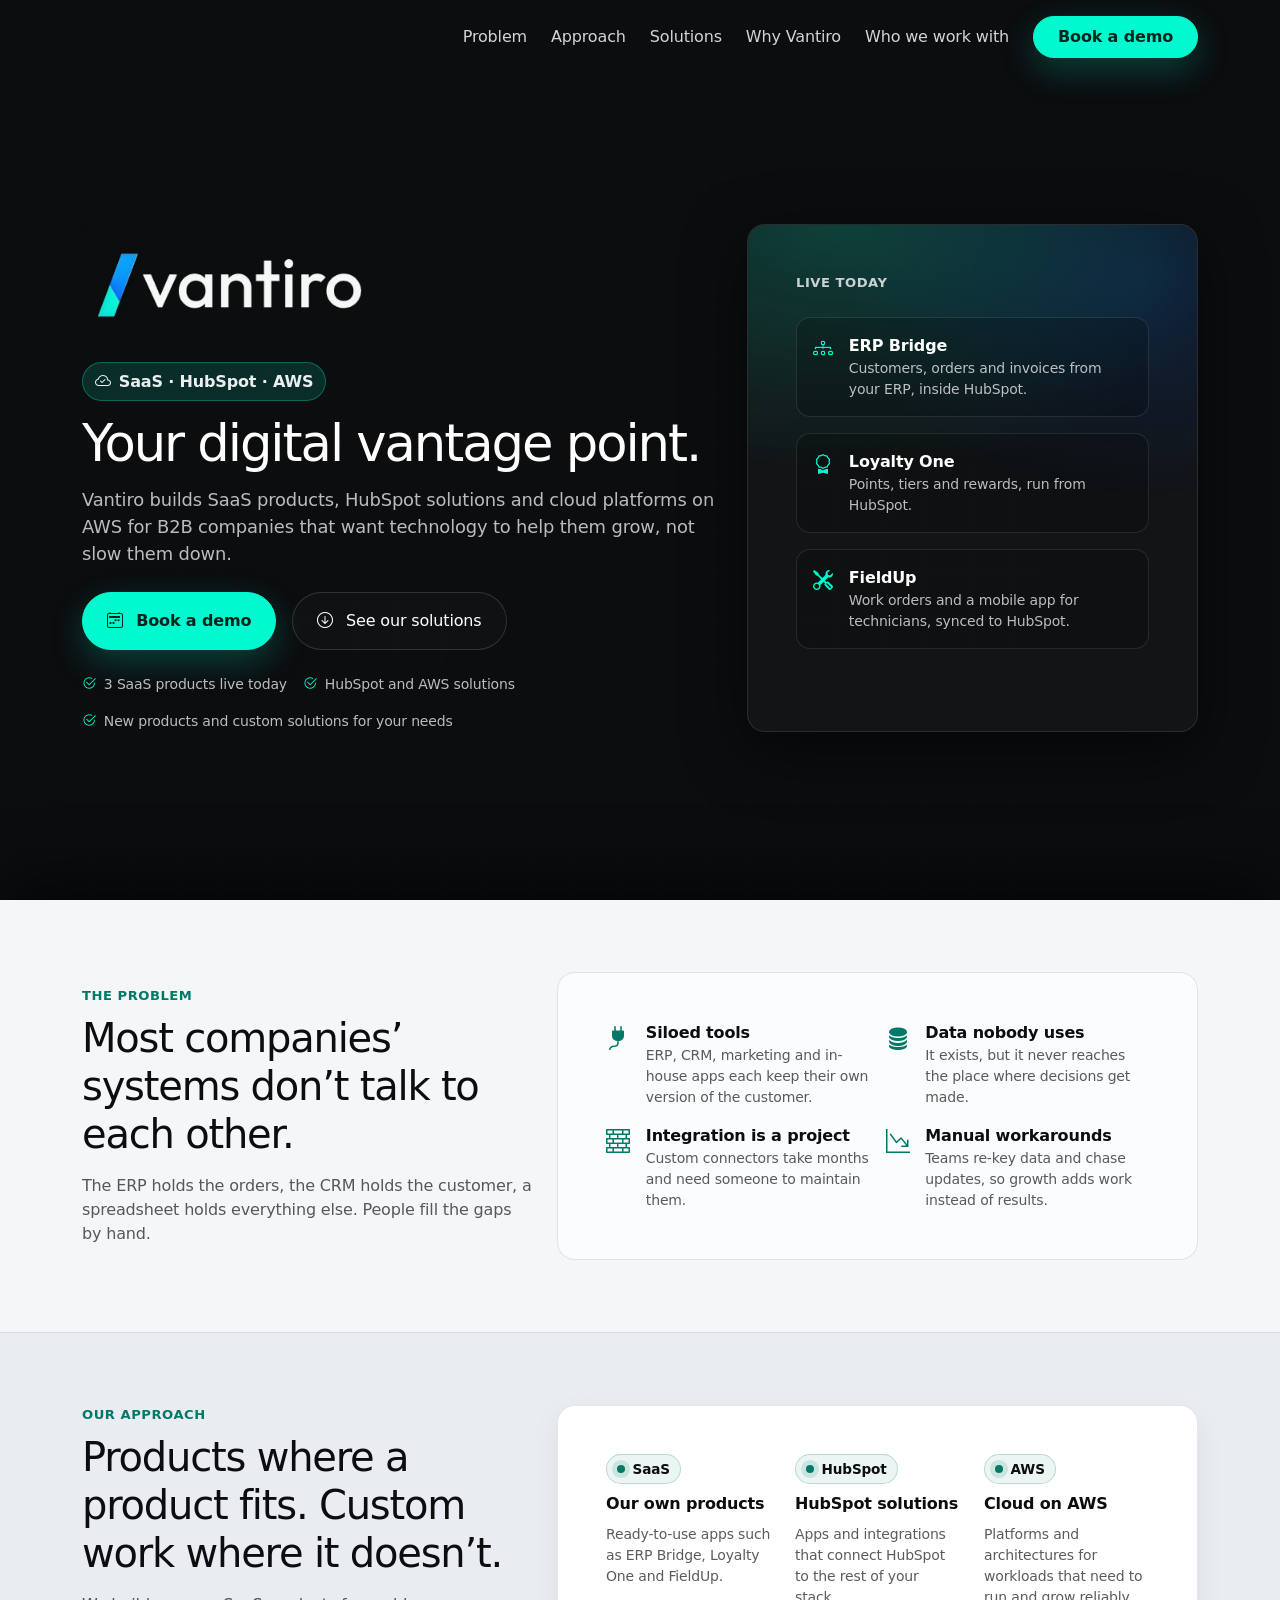
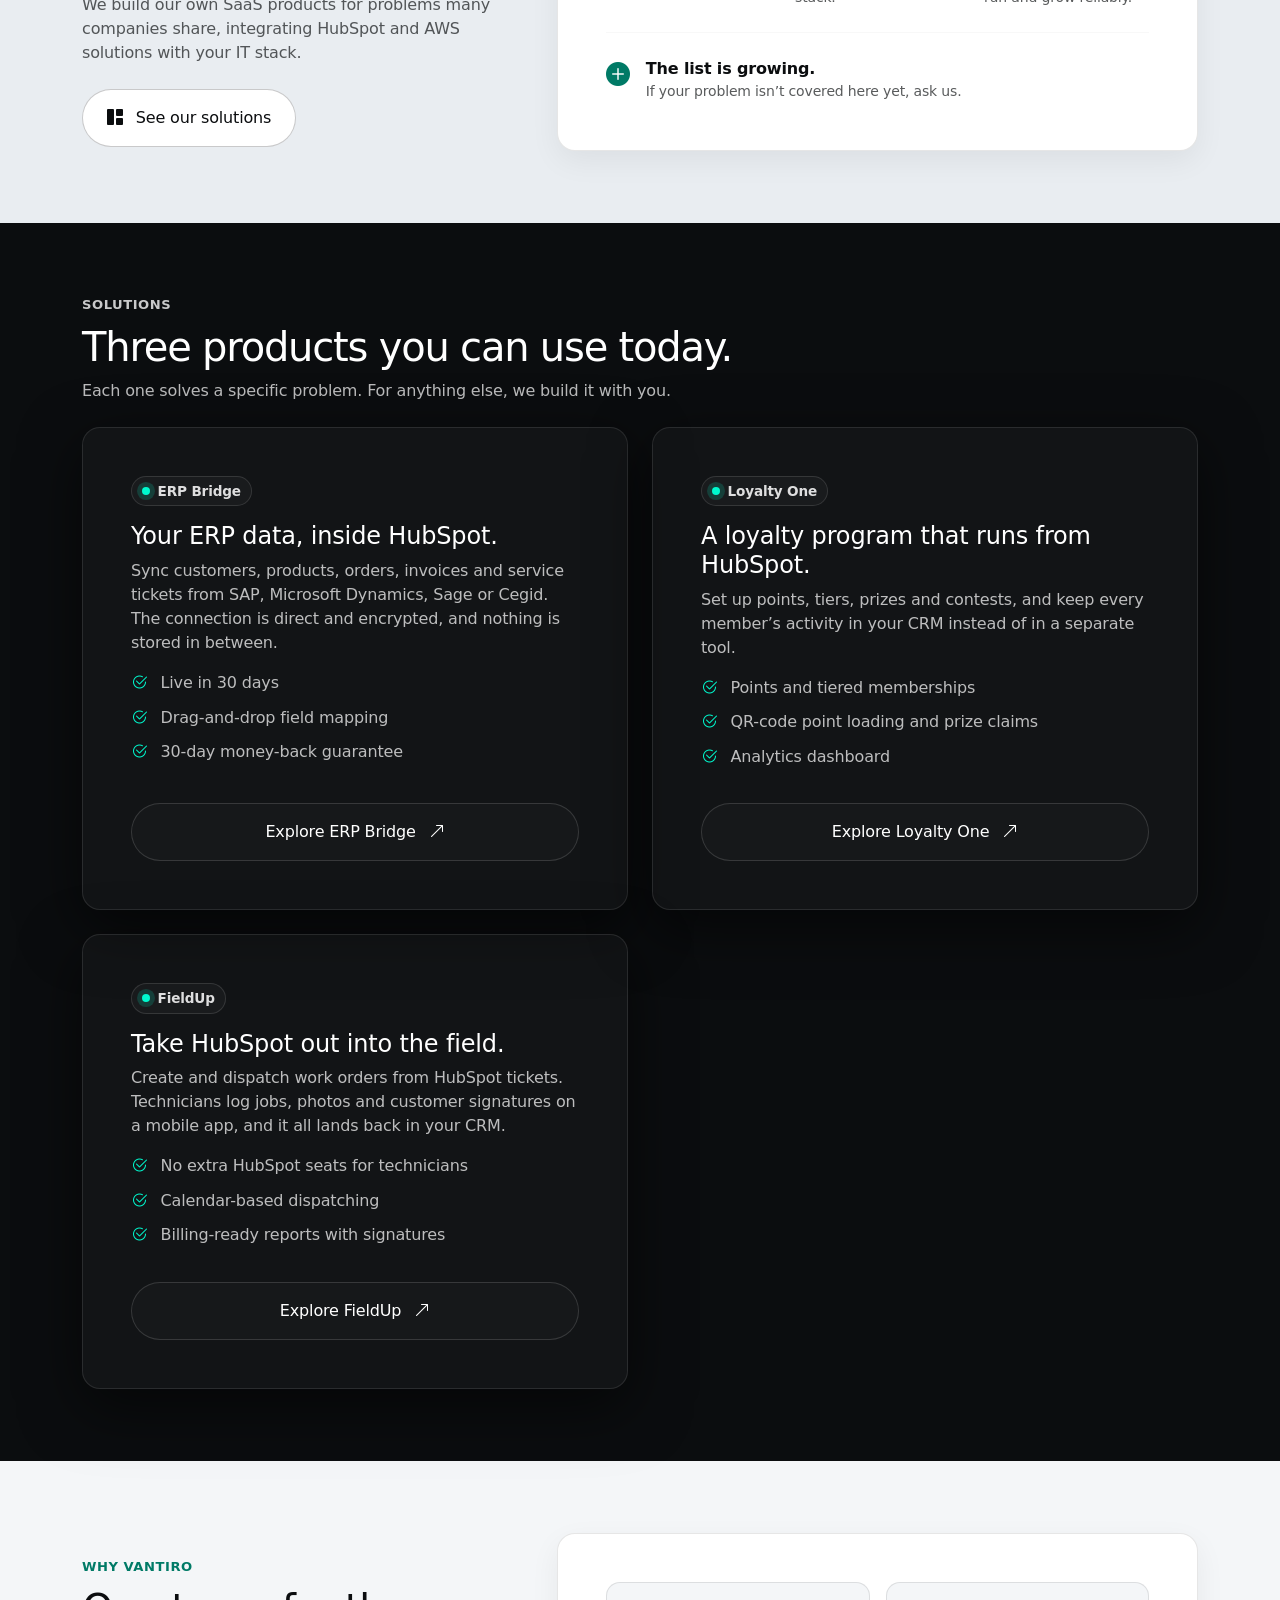
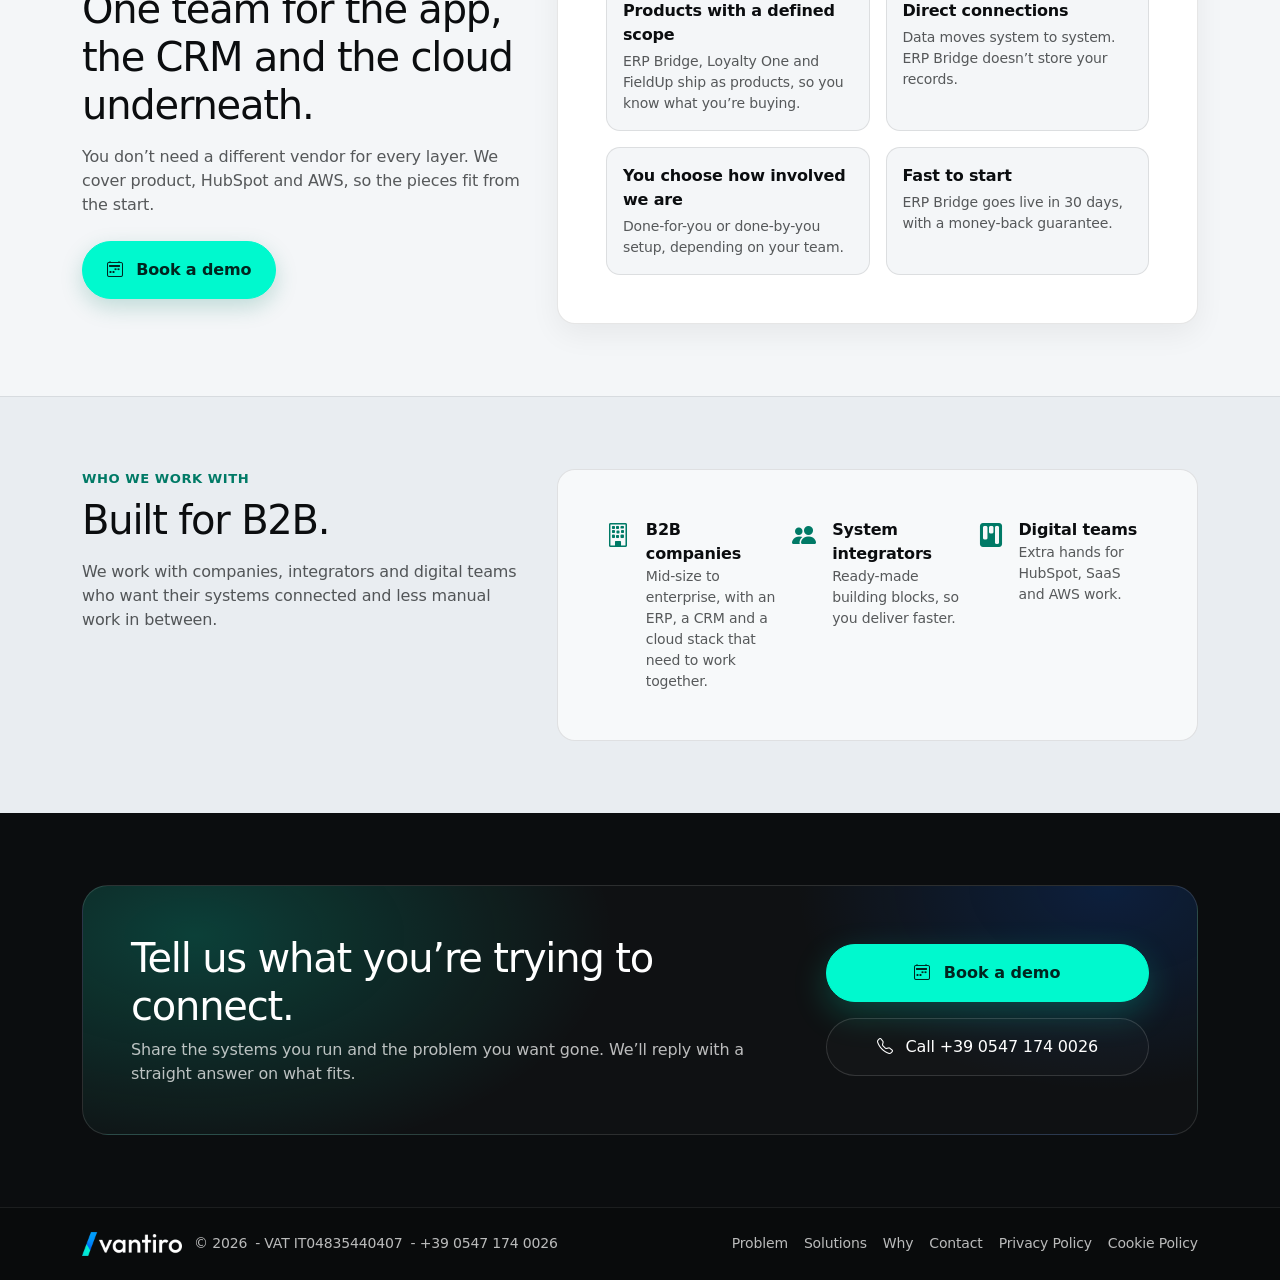
<file: index.html>
<!doctype html>
<html lang="en">
<head>
  <meta charset="utf-8" />
  <meta name="viewport" content="width=device-width, initial-scale=1" />
  <title>Vantiro — Your digital vantage point - SaaS, HubSpot and AWS solutions for B2B companies</title>
  <meta name="description" content="Vantiro builds SaaS products, HubSpot solutions and cloud platforms on AWS for B2B companies. Live today: ERP Bridge, Loyalty One and FieldUp." />

  <!-- Bootstrap 5 -->
  <link href="https://cdn.jsdelivr.net/npm/bootstrap@5.3.3/dist/css/bootstrap.min.css" rel="stylesheet" />
  <!-- Bootstrap Icons -->
  <link href="https://cdn.jsdelivr.net/npm/bootstrap-icons@1.11.3/font/bootstrap-icons.css" rel="stylesheet" />
  <!-- Brand icons -->
  <link rel="icon" type="image/png" sizes="32x32" href="/assets/img/favicon-32.png" />
  <link rel="icon" type="image/png" sizes="192x192" href="/assets/img/favicon-192.png" />
  <link rel="apple-touch-icon" href="/assets/img/apple-touch-icon.png" />

  <!-- Social card -->
  <meta property="og:type" content="website" />
  <meta property="og:site_name" content="Vantiro" />
  <meta property="og:title" content="Vantiro — SaaS, HubSpot and AWS solutions" />
  <meta property="og:description" content="SaaS products, HubSpot solutions and cloud platforms on AWS for B2B companies." />
  <meta property="og:url" content="https://www.vantiro.io/" />
  <meta property="og:image" content="https://www.vantiro.io/assets/img/vantiro-og.png" />
  <meta name="twitter:card" content="summary_large_image" />

  <link href="assets/style/common.css" rel="stylesheet" />
  <link href="assets/style/index.css" rel="stylesheet" />
  <script>document.documentElement.classList.add("js");</script>
  <!-- Google Tag Manager -->
  <script>(function(w,d,s,l,i){w[l]=w[l]||[];w[l].push({'gtm.start':
  new Date().getTime(),event:'gtm.js'});var f=d.getElementsByTagName(s)[0],
  j=d.createElement(s),dl=l!='dataLayer'?'&l='+l:'';j.async=true;j.src=
  'https://www.googletagmanager.com/gtm.js?id='+i+dl;f.parentNode.insertBefore(j,f);
  })(window,document,'script','dataLayer','GTM-N73TJ8LX');</script>
  <!-- End Google Tag Manager -->
  <noscript>
    <style>
      #topNav[data-brand-reveal] .navbar-brand{ opacity:1; visibility:visible; transform:none; }
    </style>
  </noscript>

  
</head>

<body class="bg-grid">
  <!-- Google Tag Manager (noscript) -->
<noscript><iframe src="https://www.googletagmanager.com/ns.html?id=GTM-N73TJ8LX"
height="0" width="0" style="display:none;visibility:hidden"></iframe></noscript>
<!-- End Google Tag Manager (noscript) -->
  <!-- Navbar -->
  <nav class="navbar navbar-expand-lg navbar-dark fixed-top py-3" id="topNav" data-brand-reveal>
    <div class="container">
      <a class="navbar-brand" href="#top" aria-label="Vantiro — home">
        <img class="brand-logo" src="assets/img/vantiro-logo-light.png" alt="Vantiro" width="125" height="30" />
      </a>

      <button class="navbar-toggler" type="button" data-bs-toggle="collapse" data-bs-target="#navMenu" aria-controls="navMenu" aria-expanded="false" aria-label="Toggle navigation">
        <span class="navbar-toggler-icon"></span>
      </button>

      <div class="collapse navbar-collapse" id="navMenu">
        <ul class="navbar-nav ms-auto align-items-lg-center gap-lg-2">
          <li class="nav-item"><a class="nav-link" href="#problem">Problem</a></li>
          <li class="nav-item"><a class="nav-link" href="#approach">Approach</a></li>
          <li class="nav-item"><a class="nav-link" href="#solutions">Solutions</a></li>
          <li class="nav-item"><a class="nav-link" href="#why">Why Vantiro</a></li>
          <li class="nav-item"><a class="nav-link" href="#workwith">Who we work with</a></li>
          <li class="nav-item ms-lg-2 mt-3 mt-lg-0">
            <a class="btn btn-v-primary px-4 py-2" href="#contact" data-v-contact="demo">Book a demo</a>
          </li>
        </ul>
      </div>
    </div>
  </nav>

  <!-- Hero -->
  <header id="top" class="hero">
    <div class="container">
      <div class="row g-4 align-items-stretch">
        <div class="col-lg-7">
          <img class="logo-anim" src="assets/img/vantiro-logo-animated.webp" alt="Vantiro" width="800" height="306" fetchpriority="high" />

          <div class="v-pill mb-3">
            <i class="bi bi-cloud-check"></i>
            <span>SaaS · HubSpot · AWS</span>
          </div>

          <h1 class="display-hero mb-3">
            Your digital vantage point.
            <!-- Software that makes your systems work as one. -->
          </h1>

          <p class="lead-hero mb-4">
            Vantiro builds SaaS products, HubSpot solutions and cloud platforms on AWS for B2B companies that want technology to help them grow, not slow them down.
          </p>

          <div class="d-flex flex-column flex-sm-row gap-3 align-items-stretch align-items-sm-center mb-4">
            <a href="#contact" class="btn btn-v-primary px-4 py-3" data-v-contact="demo">
              <i class="bi bi-calendar2-week me-2"></i>
              Book a demo
            </a>
            <a href="#solutions" class="btn btn-v-ghost px-4 py-3">
              <i class="bi bi-arrow-down-circle me-2"></i>
              See our solutions
            </a>
          </div>

          <div class="d-flex flex-wrap gap-3 text-muted-v small">
            <span class="d-inline-flex align-items-center gap-2"><i class="bi bi-check2-circle text-accent"></i> 3 SaaS products live today</span>
            <span class="d-inline-flex align-items-center gap-2"><i class="bi bi-check2-circle text-accent"></i> HubSpot and AWS solutions</span>
            <span class="d-inline-flex align-items-center gap-2"><i class="bi bi-check2-circle text-accent"></i> New products and custom solutions for your needs</span>
          </div>
        </div>

        <div class="col-lg-5">
          <div class="v-surface hero-card p-4 p-md-5 h-100">
            <div class="section-kicker mb-4">Live today</div>

            <div class="row g-3">
              <div class="col-12">
                <a class="stat d-block text-decoration-none" href="https://www.erpbridge.io" target="_blank" rel="noopener">
                  <div class="d-flex align-items-start gap-3">
                    <i class="bi bi-diagram-3"></i>
                    <div>
                      <div class="fw-semibold">ERP Bridge</div>
                      <div class="text-muted-v small">Customers, orders and invoices from your ERP, inside HubSpot.</div>
                    </div>
                  </div>
                </a>
              </div>

              <div class="col-12">
                <a class="stat d-block text-decoration-none" href="https://www.loyaltyone.io" target="_blank" rel="noopener">
                  <div class="d-flex align-items-start gap-3">
                    <i class="bi bi-award"></i>
                    <div>
                      <div class="fw-semibold">Loyalty One</div>
                      <div class="text-muted-v small">Points, tiers and rewards, run from HubSpot.</div>
                    </div>
                  </div>
                </a>
              </div>

              <div class="col-12">
                <a class="stat d-block text-decoration-none" href="https://fieldup.io" target="_blank" rel="noopener">
                  <div class="d-flex align-items-start gap-3">
                    <i class="bi bi-tools"></i>
                    <div>
                      <div class="fw-semibold">FieldUp</div>
                      <div class="text-muted-v small">Work orders and a mobile app for technicians, synced to HubSpot.</div>
                    </div>
                  </div>
                </a>
              </div>
            </div>

          </div>
        </div>

      </div>
    </div>
  </header>

  <div class="page-flow">
  <main>
  <!-- Problem -->
  <section id="problem" class="py-5 band-light">
    <div class="container py-2 py-md-4">
      <div class="row align-items-center g-4">
        <div class="col-lg-5">
          <div class="section-kicker mb-2">The problem</div>
          <h2 class="h1 mb-3 heading-tight">Most companies’ systems don’t talk to each other.</h2>
          <p class="text-muted-v mb-0">
            The ERP holds the orders, the CRM holds the customer, a spreadsheet holds everything else. People fill the gaps by hand.
          </p>
        </div>

        <div class="col-lg-7">
          <div class="v-surface-soft p-4 p-md-5">
            <div class="row g-3">
              <div class="col-md-6">
                <div class="d-flex gap-3">
                  <i class="bi bi-plug-fill text-accent fs-4"></i>
                  <div>
                    <div class="fw-semibold">Siloed tools</div>
                    <div class="text-muted-v small">ERP, CRM, marketing and in-house apps each keep their own version of the customer.</div>
                  </div>
                </div>
              </div>

              <div class="col-md-6">
                <div class="d-flex gap-3">
                  <i class="bi bi-database-fill text-accent fs-4"></i>
                  <div>
                    <div class="fw-semibold">Data nobody uses</div>
                    <div class="text-muted-v small">It exists, but it never reaches the place where decisions get made.</div>
                  </div>
                </div>
              </div>

              <div class="col-md-6">
                <div class="d-flex gap-3">
                  <i class="bi bi-bricks text-accent fs-4"></i>
                  <div>
                    <div class="fw-semibold">Integration is a project</div>
                    <div class="text-muted-v small">Custom connectors take months and need someone to maintain them.</div>
                  </div>
                </div>
              </div>

              <div class="col-md-6">
                <div class="d-flex gap-3">
                  <i class="bi bi-graph-down-arrow text-accent fs-4"></i>
                  <div>
                    <div class="fw-semibold">Manual workarounds</div>
                    <div class="text-muted-v small">Teams re-key data and chase updates, so growth adds work instead of results.</div>
                  </div>
                </div>
              </div>

            </div>
          </div>
        </div>

      </div>
    </div>
  </section>

  <!-- Approach -->
  <section id="approach" class="py-5 band-light band-alt">
    <div class="container py-2 py-md-4">
      <div class="row g-4 align-items-start">
        <div class="col-lg-5">
          <div class="section-kicker mb-2">Our approach</div>
          <h2 class="h1 mb-3 heading-tight">Products where a product fits. Custom work where it doesn’t.</h2>
          <p class="text-muted-v">
            We build our own SaaS products for problems many companies share, integrating HubSpot and AWS solutions with your IT stack.
          </p>
          <div class="mt-4">
            <a class="btn btn-v-ghost px-4 py-3" href="#solutions">
              <i class="bi bi-grid-1x2-fill me-2"></i>
              See our solutions
            </a>
          </div>
        </div>

        <div class="col-lg-7">
          <div class="v-surface p-4 p-md-5">
            <div class="row g-4">
              <div class="col-md-4">
                <div class="d-flex flex-column gap-2">
                  <div class="solution-badge align-self-start"><span class="dot"></span> SaaS</div>
                  <div class="fw-semibold">Our own products</div>
                  <div class="text-muted-v small">Ready-to-use apps such as ERP Bridge, Loyalty One and FieldUp.</div>
                </div>
              </div>
              <div class="col-md-4">
                <div class="d-flex flex-column gap-2">
                  <div class="solution-badge align-self-start"><span class="dot"></span> HubSpot</div>
                  <div class="fw-semibold">HubSpot solutions</div>
                  <div class="text-muted-v small">Apps and integrations that connect HubSpot to the rest of your stack.</div>
                </div>
              </div>
              <div class="col-md-4">
                <div class="d-flex flex-column gap-2">
                  <div class="solution-badge align-self-start"><span class="dot"></span> AWS</div>
                  <div class="fw-semibold">Cloud on AWS</div>
                  <div class="text-muted-v small">Platforms and architectures for workloads that need to run and grow reliably.</div>
                </div>
              </div>
            </div>

            <hr class="my-4 hr-muted" />

            <div class="d-flex align-items-start gap-3">
              <i class="bi bi-plus-circle-fill text-accent fs-4"></i>
              <div>
                <div class="fw-semibold">The list is growing.</div>
                <div class="text-muted-v small">If your problem isn’t covered here yet, ask us.</div>
              </div>
            </div>

          </div>
        </div>

      </div>
    </div>
  </section>

  <!-- Solutions -->
  <section id="solutions" class="py-5">
    <div class="container py-2 py-md-4">
      <div class="mb-4">
        <div class="section-kicker mb-2">Solutions</div>
        <h2 class="h1 mb-2 heading-tight">Three products you can use today.</h2>
        <p class="text-muted-v mb-0">Each one solves a specific problem. For anything else, we build it with you.</p>
      </div>

      <div class="row g-4">
        <div class="col-md-6">
          <div class="v-surface solution-card p-4 p-md-5 h-100 d-flex flex-column">
            <div class="solution-badge mb-3 align-self-start"><span class="dot"></span> ERP Bridge</div>
            <h3 class="h4 mb-2">Your ERP data, inside HubSpot.</h3>
            <p class="text-muted-v mb-3">
              Sync customers, products, orders, invoices and service tickets from SAP, Microsoft Dynamics, Sage or Cegid. The connection is direct and encrypted, and nothing is stored in between.
            </p>
            <ul class="list-unstyled v-list mb-4">
              <li><i class="bi bi-check2-circle"></i> Live in 30 days</li>
              <li><i class="bi bi-check2-circle"></i> Drag-and-drop field mapping</li>
              <li><i class="bi bi-check2-circle"></i> 30-day money-back guarantee</li>
            </ul>
            <a class="btn btn-v-ghost px-4 py-3 w-100 mt-auto" href="https://www.erpbridge.io" target="_blank" rel="noopener">
              Explore ERP Bridge
              <i class="bi bi-arrow-up-right ms-2"></i>
            </a>
          </div>
        </div>

        <div class="col-md-6">
          <div class="v-surface solution-card p-4 p-md-5 h-100 d-flex flex-column">
            <div class="solution-badge mb-3 align-self-start"><span class="dot"></span> Loyalty One</div>
            <h3 class="h4 mb-2">A loyalty program that runs from HubSpot.</h3>
            <p class="text-muted-v mb-3">
              Set up points, tiers, prizes and contests, and keep every member’s activity in your CRM instead of in a separate tool.
            </p>
            <ul class="list-unstyled v-list mb-4">
              <li><i class="bi bi-check2-circle"></i> Points and tiered memberships</li>
              <li><i class="bi bi-check2-circle"></i> QR-code point loading and prize claims</li>
              <li><i class="bi bi-check2-circle"></i> Analytics dashboard</li>
            </ul>
            <a class="btn btn-v-ghost px-4 py-3 w-100 mt-auto" href="https://www.loyaltyone.io" target="_blank" rel="noopener">
              Explore Loyalty One
              <i class="bi bi-arrow-up-right ms-2"></i>
            </a>
          </div>
        </div>

        <div class="col-md-6">
          <div class="v-surface solution-card p-4 p-md-5 h-100 d-flex flex-column">
            <div class="solution-badge mb-3 align-self-start"><span class="dot"></span> FieldUp</div>
            <h3 class="h4 mb-2">Take HubSpot out into the field.</h3>
            <p class="text-muted-v mb-3">
              Create and dispatch work orders from HubSpot tickets. Technicians log jobs, photos and customer signatures on a mobile app, and it all lands back in your CRM.
            </p>
            <ul class="list-unstyled v-list mb-4">
              <li><i class="bi bi-check2-circle"></i> No extra HubSpot seats for technicians</li>
              <li><i class="bi bi-check2-circle"></i> Calendar-based dispatching</li>
              <li><i class="bi bi-check2-circle"></i> Billing-ready reports with signatures</li>
            </ul>
            <a class="btn btn-v-ghost px-4 py-3 w-100 mt-auto" href="https://fieldup.io" target="_blank" rel="noopener">
              Explore FieldUp
              <i class="bi bi-arrow-up-right ms-2"></i>
            </a>
          </div>
        </div>
<!--
        <div class="col-md-6">
          <div class="v-surface solution-card p-4 p-md-5 h-100 d-flex flex-column">
            <div class="solution-badge mb-3 align-self-start"><span class="dot"></span> Custom work</div>
            <h3 class="h4 mb-2">Need something these don’t cover?</h3>
            <p class="text-muted-v mb-4">
              We also design HubSpot, SaaS and AWS solutions around a specific problem, and we’re adding new products. Tell us what you’re trying to fix.
            </p>
            <button type="button" class="btn btn-v-primary px-4 py-3 w-100 mt-auto" data-v-contact="roadmap">
              Describe your case
            </button>
          </div>
        </div>
        //-->
      </div>
    </div>
  </section>

  <!-- Why -->
  <section id="why" class="py-5 band-light">
    <div class="container py-2 py-md-4">
      <div class="row g-4 align-items-center">
        <div class="col-lg-5">
          <div class="section-kicker mb-2">Why Vantiro</div>
          <h2 class="h1 mb-3 heading-tight">One team for the app, the CRM and the cloud underneath.</h2>
          <p class="text-muted-v mb-4">
            You don’t need a different vendor for every layer. We cover product, HubSpot and AWS, so the pieces fit from the start.
          </p>
          <a class="btn btn-v-primary px-4 py-3" href="#contact" data-v-contact="demo">
            <i class="bi bi-calendar2-week me-2"></i>
            Book a demo
          </a>
        </div>

        <div class="col-lg-7">
          <div class="v-surface p-4 p-md-5">
            <div class="row g-3">
              <div class="col-md-6">
                <div class="stat">
                  <div class="fw-semibold mb-1">Products with a defined scope</div>
                  <div class="text-muted-v small">ERP Bridge, Loyalty One and FieldUp ship as products, so you know what you’re buying.</div>
                </div>
              </div>
              <div class="col-md-6">
                <div class="stat">
                  <div class="fw-semibold mb-1">Direct connections</div>
                  <div class="text-muted-v small">Data moves system to system. ERP Bridge doesn’t store your records.</div>
                </div>
              </div>
              <div class="col-md-6">
                <div class="stat">
                  <div class="fw-semibold mb-1">You choose how involved we are</div>
                  <div class="text-muted-v small">Done-for-you or done-by-you setup, depending on your team.</div>
                </div>
              </div>
              <div class="col-md-6">
                <div class="stat">
                  <div class="fw-semibold mb-1">Fast to start</div>
                  <div class="text-muted-v small">ERP Bridge goes live in 30 days, with a money-back guarantee.</div>
                </div>
              </div>
            </div>
          </div>
        </div>

      </div>
    </div>
  </section>

  <!-- Who we work with -->
  <section id="workwith" class="py-5 band-light band-alt">
    <div class="container py-2 py-md-4">
      <div class="row g-4 align-items-start">
        <div class="col-lg-5">
          <div class="section-kicker mb-2">Who we work with</div>
          <h2 class="h1 mb-3 heading-tight">Built for B2B.</h2>
          <p class="text-muted-v mb-0">
            We work with companies, integrators and digital teams who want their systems connected and less manual work in between.
          </p>
        </div>

        <div class="col-lg-7">
          <div class="v-surface-soft p-4 p-md-5">
            <div class="row g-3">
              <div class="col-md-4">
                <div class="d-flex gap-3">
                  <i class="bi bi-building text-accent fs-4"></i>
                  <div>
                    <div class="fw-semibold">B2B companies</div>
                    <div class="text-muted-v small">Mid-size to enterprise, with an ERP, a CRM and a cloud stack that need to work together.</div>
                  </div>
                </div>
              </div>

              <div class="col-md-4">
                <div class="d-flex gap-3">
                  <i class="bi bi-people-fill text-accent fs-4"></i>
                  <div>
                    <div class="fw-semibold">System integrators</div>
                    <div class="text-muted-v small">Ready-made building blocks, so you deliver faster.</div>
                  </div>
                </div>
              </div>

              <div class="col-md-4">
                <div class="d-flex gap-3">
                  <i class="bi bi-kanban-fill text-accent fs-4"></i>
                  <div>
                    <div class="fw-semibold">Digital teams</div>
                    <div class="text-muted-v small">Extra hands for HubSpot, SaaS and AWS work.</div>
                  </div>
                </div>
              </div>

            </div>
          </div>
        </div>

      </div>
    </div>
  </section>

  <!-- Final CTA -->
  <section id="contact" class="py-5">
    <div class="container py-2 py-md-4">
      <div class="cta-band p-4 p-md-5">
        <div class="row align-items-center g-4">
          <div class="col-lg-8">
            <h2 class="h1 mb-2 heading-tight">Tell us what you’re trying to connect.</h2>
            <p class="text-muted-v mb-0">
              Share the systems you run and the problem you want gone. We’ll reply with a straight answer on what fits.
            </p>
          </div>
          <div class="col-lg-4">
            <div class="d-grid gap-3">
              <button type="button" class="btn btn-v-primary px-4 py-3" data-v-contact="demo">
                <i class="bi bi-calendar2-week me-2"></i>
                Book a demo
              </button>
              <a class="btn btn-v-ghost px-4 py-3" href="tel:+3905471740026">
                <i class="bi bi-telephone me-2"></i>
                Call +39 0547 174 0026
              </a>
            </div>
          </div>
        </div>
      </div>
    </div>
  </section>

  </main>

  <!-- Footer -->
  <footer class="py-4">
    <div class="container">
      <div class="d-flex flex-column flex-md-row align-items-md-center justify-content-between gap-3">
        <div class="d-flex align-items-center flex-wrap gap-2">
          <img class="footer-logo me-1" src="assets/img/vantiro-logo-light.png" alt="Vantiro" width="100" height="24" />
          <span class="text-muted-v small">© <span id="year"></span></span>
          <span class="text-muted-v small"> - VAT IT04835440407</span>
          <span class="text-muted-v small"> - <a class="text-decoration-none text-muted-v" href="tel:+3905471740026">+39 0547 174 0026</a></span>
        </div>

        <div class="d-flex flex-wrap gap-3 small">
          <a class="text-decoration-none text-muted-v" href="#problem">Problem</a>
          <a class="text-decoration-none text-muted-v" href="#solutions">Solutions</a>
          <a class="text-decoration-none text-muted-v" href="#why">Why</a>
          <a class="text-decoration-none text-muted-v" href="#contact" data-v-contact="contact">Contact</a>
          <a href="/privacy-policy/" class="text-decoration-none text-muted-v" title="Privacy Policy">Privacy Policy</a>
          <a href="/privacy-policy/#cookie-policy" class="text-decoration-none text-muted-v" title="Cookie Policy">Cookie Policy</a>
        </div>
      </div>
    </div>
  </footer>
  </div>

  <script src="https://cdn.jsdelivr.net/npm/bootstrap@5.3.3/dist/js/bootstrap.bundle.min.js"></script>
  <script src="assets/js/contact-modal.js" defer></script>
  <script>
    // Navbar glass-on-scroll
    const nav = document.getElementById('topNav');
    const onScroll = () => {
      if (window.scrollY > 10) nav.classList.add('v-solid');
      else nav.classList.remove('v-solid');
    };
    onScroll();
    window.addEventListener('scroll', onScroll, { passive: true });

    // The hero stays pinned while the page slides over it, so an
    // IntersectionObserver can't tell when it is being covered. The navbar logo
    // fades in by scroll distance instead: once half of the hero is gone.
    const hero = document.getElementById('top');
    const pinned = window.matchMedia('(min-width: 992px) and (min-height: 640px)');
    const reduceMotion = window.matchMedia('(prefers-reduced-motion: reduce)');
    const LOGO_AT = 0.5; // share of the hero height that must be covered

    let ticking = false;
    const onFrame = () => {
      ticking = false;
      const y = window.scrollY;
      nav.classList.toggle('brand-visible', y > hero.offsetHeight * LOGO_AT);
      // Dim the pinned hero as the next section covers it.
      if (pinned.matches && !reduceMotion.matches) {
        const p = Math.min(Math.max(y / hero.offsetHeight, 0), 1);
        hero.style.setProperty('--hero-cover', p.toFixed(3));
      } else {
        hero.style.removeProperty('--hero-cover');
      }
    };
    window.addEventListener('scroll', () => {
      if (!ticking) { ticking = true; requestAnimationFrame(onFrame); }
    }, { passive: true });
    onFrame();

    // Scroll reveals: left column slides in from the left, right column from
    // the right, solution cards alternate. Without JS (or with reduced motion)
    // everything is simply visible.
    const mark = (el, dir, i = 0) => {
      if (!el) return;
      el.setAttribute('data-reveal', dir);
      el.style.setProperty('--reveal-delay', (i * 90) + 'ms');
    };
    document.querySelectorAll('.page-flow section').forEach(sec => {
      if (sec.id === 'solutions') {
        mark(sec.querySelector(':scope > .container > .mb-4'), 'left');
        sec.querySelectorAll(':scope > .container > .row > div').forEach((c, i) => mark(c, i % 2 ? 'right' : 'left', Math.floor(i / 2)));
        return;
      }
      const cols = sec.querySelectorAll(':scope > .container > .row > [class*="col-"]');
      if (cols.length >= 2) { mark(cols[0], 'left'); mark(cols[1], 'right', 1); return; }
      mark(sec.querySelector('.cta-band'), 'left');
    });
    const targets = document.querySelectorAll('[data-reveal]');
    if ('IntersectionObserver' in window && !reduceMotion.matches) {
      const io = new IntersectionObserver((entries) => {
        entries.forEach(e => {
          if (e.isIntersecting) { e.target.classList.add('in-view'); io.unobserve(e.target); }
        });
      }, { threshold: 0.12, rootMargin: '0px 0px -6% 0px' });
      targets.forEach(t => io.observe(t));
    } else {
      targets.forEach(t => t.classList.add('in-view'));
    }

    // Footer year
    document.getElementById('year').textContent = new Date().getFullYear();
  </script>
</body>
</html>
</file>
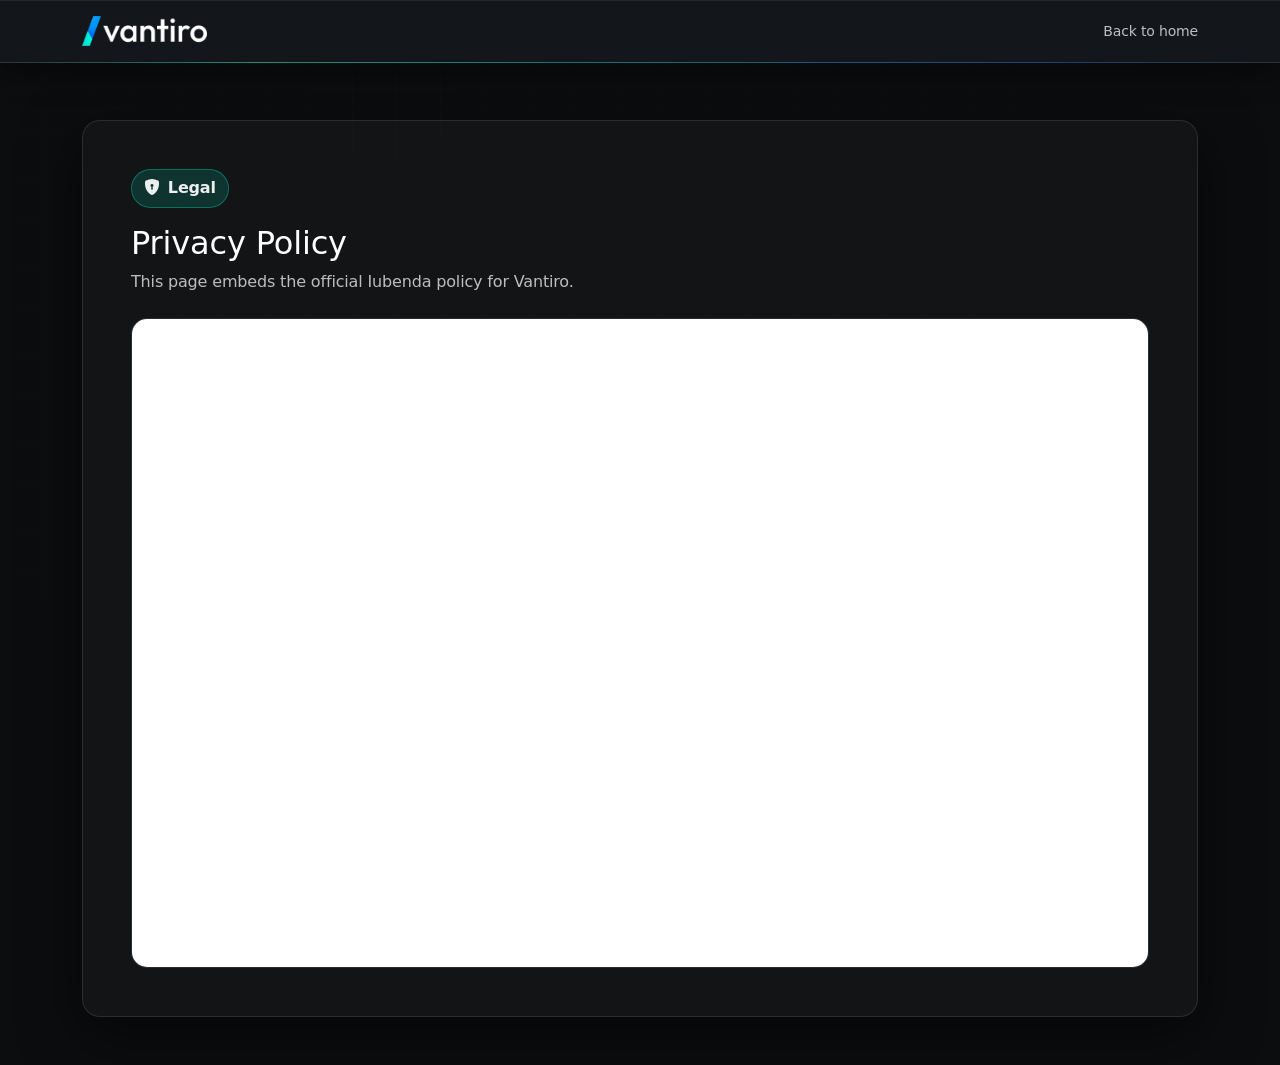
<file: privacy-policy/index.html>
<!doctype html>
<html lang="en">
<head>
  <meta charset="utf-8" />
  <meta name="viewport" content="width=device-width, initial-scale=1" />
  <title>Privacy Policy | Vantiro</title>
  <meta name="description" content="Read the Vantiro privacy and cookie policy." />

  <link href="https://cdn.jsdelivr.net/npm/bootstrap@5.3.3/dist/css/bootstrap.min.css" rel="stylesheet" />
  <link href="https://cdn.jsdelivr.net/npm/bootstrap-icons@1.11.3/font/bootstrap-icons.css" rel="stylesheet" />
  <link rel="icon" type="image/png" sizes="32x32" href="/assets/img/favicon-32.png" />
  <link rel="icon" type="image/png" sizes="192x192" href="/assets/img/favicon-192.png" />
  <link rel="apple-touch-icon" href="/assets/img/apple-touch-icon.png" />

  <link href="../assets/style/common.css" rel="stylesheet" />

  <style>
    body {
      min-height: 100vh;
    }

    .policy-shell {
      padding-top: 7.5rem;
      padding-bottom: 3rem;
    }

    .policy-card {
      overflow: hidden;
    }

    .policy-frame-wrap {
      border: 1px solid rgba(255,255,255,.08);
      border-radius: calc(var(--v-radius) - 2px);
      overflow: hidden;
      background: rgba(255,255,255,.02);
      min-height: 72vh;
    }

    .policy-frame {
      display: block;
      width: 100%;
      min-height: 72vh;
      border: 0;
      background: #fff;
    }
  </style>
  <!-- Google Tag Manager -->
  <script>(function(w,d,s,l,i){w[l]=w[l]||[];w[l].push({'gtm.start':
  new Date().getTime(),event:'gtm.js'});var f=d.getElementsByTagName(s)[0],
  j=d.createElement(s),dl=l!='dataLayer'?'&l='+l:'';j.async=true;j.src=
  'https://www.googletagmanager.com/gtm.js?id='+i+dl;f.parentNode.insertBefore(j,f);
  })(window,document,'script','dataLayer','GTM-N73TJ8LX');</script>
  <!-- End Google Tag Manager -->
</head>

<body class="bg-grid">
   <!-- Google Tag Manager (noscript) -->
<noscript><iframe src="https://www.googletagmanager.com/ns.html?id=GTM-N73TJ8LX"
height="0" width="0" style="display:none;visibility:hidden"></iframe></noscript>
<!-- End Google Tag Manager (noscript) -->
  <nav class="navbar navbar-expand-lg navbar-dark fixed-top py-3 v-solid" id="topNav">
    <div class="container">
      <a class="navbar-brand" href="/" aria-label="Vantiro — home">
        <img class="brand-logo" src="/assets/img/vantiro-logo-light.png" alt="Vantiro" width="125" height="30" />
      </a>

      <div class="ms-auto d-flex align-items-center gap-3">
        <a class="text-decoration-none text-muted-v small" href="/">Back to home</a>
      </div>
    </div>
  </nav>

  <main class="policy-shell">
    <div class="container">
      <div class="v-surface policy-card p-4 p-md-5">
        <div class="mb-4">
          <div>
            <div class="v-pill mb-3">
              <i class="bi bi-shield-lock-fill"></i>
              <span>Legal</span>
            </div>
            <h1 class="h2 mb-2">Privacy Policy</h1>
            <p class="text-muted-v mb-0">This page embeds the official Iubenda policy for Vantiro.</p>
          </div>
        </div>

        <div class="policy-frame-wrap">
          <iframe
            id="policyFrame"
            class="policy-frame"
            title="Vantiro policy"
            loading="lazy"
            referrerpolicy="strict-origin-when-cross-origin"
            src="https://www.iubenda.com/privacy-policy/97165499"
          ></iframe>
        </div>
      </div>
    </div>
  </main>

  <script>
    const privacyUrl = 'https://www.iubenda.com/privacy-policy/97165499';
    const cookieUrl = 'https://www.iubenda.com/privacy-policy/97165499/cookie-policy';
    const frame = document.getElementById('policyFrame');

    function syncPolicyView() {
      const isCookieView = window.location.hash === '#cookie-policy';
      const nextSrc = isCookieView ? cookieUrl : privacyUrl;
      const nextTitle = isCookieView ? 'Cookie Policy | Vantiro' : 'Privacy Policy | Vantiro';
      const nextHeading = isCookieView ? 'Cookie Policy' : 'Privacy Policy';

      if (frame.src !== nextSrc) {
        frame.src = nextSrc;
      }

      document.title = nextTitle;
      document.querySelector('h1').textContent = nextHeading;
    }

    syncPolicyView();
    window.addEventListener('hashchange', syncPolicyView);
  </script>
</body>
</html>
</file>
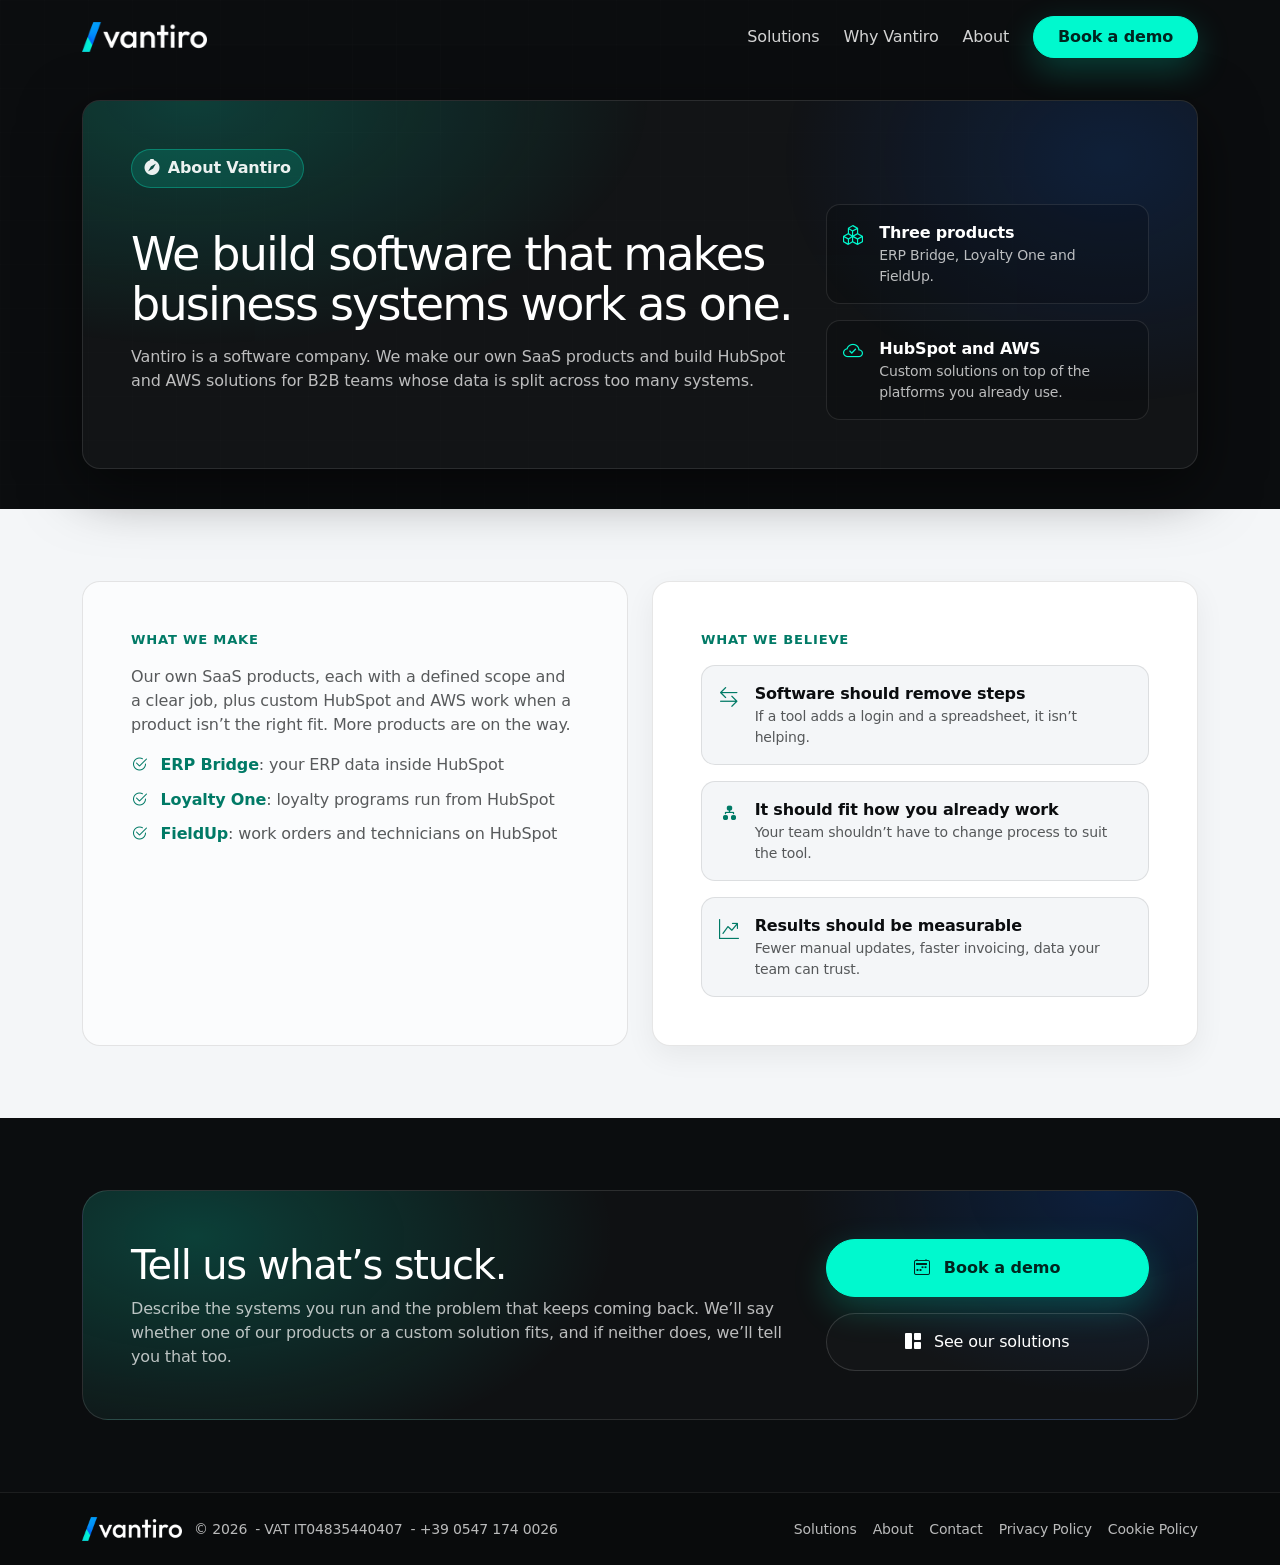
<file: about-us.html>
<!doctype html>
<html lang="en">
<head>
  <meta charset="utf-8" />
  <meta name="viewport" content="width=device-width, initial-scale=1" />
  <title>About Vantiro — SaaS, HubSpot and AWS solutions</title>
  <meta name="description" content="Vantiro builds SaaS products, HubSpot solutions and cloud platforms on AWS for B2B companies." />

  <!-- Bootstrap 5 -->
  <link href="https://cdn.jsdelivr.net/npm/bootstrap@5.3.3/dist/css/bootstrap.min.css" rel="stylesheet" />
  <!-- Bootstrap Icons -->
  <link href="https://cdn.jsdelivr.net/npm/bootstrap-icons@1.11.3/font/bootstrap-icons.css" rel="stylesheet" />
  <!-- Brand icons -->
  <link rel="icon" type="image/png" sizes="32x32" href="/assets/img/favicon-32.png" />
  <link rel="icon" type="image/png" sizes="192x192" href="/assets/img/favicon-192.png" />
  <link rel="apple-touch-icon" href="/assets/img/apple-touch-icon.png" />

  <!-- Social card -->
  <meta property="og:type" content="website" />
  <meta property="og:site_name" content="Vantiro" />
  <meta property="og:title" content="About Vantiro — SaaS, HubSpot and AWS solutions" />
  <meta property="og:description" content="Vantiro builds SaaS products, HubSpot solutions and cloud platforms on AWS for B2B companies." />
  <meta property="og:url" content="https://www.vantiro.io/about-us.html" />
  <meta property="og:image" content="https://www.vantiro.io/assets/img/vantiro-og.png" />
  <meta name="twitter:card" content="summary_large_image" />

  <link href="assets/style/common.css" rel="stylesheet" />
  <link href="assets/style/about-us.css" rel="stylesheet" />
  <!-- Google Tag Manager -->
  <script>(function(w,d,s,l,i){w[l]=w[l]||[];w[l].push({'gtm.start':
  new Date().getTime(),event:'gtm.js'});var f=d.getElementsByTagName(s)[0],
  j=d.createElement(s),dl=l!='dataLayer'?'&l='+l:'';j.async=true;j.src=
  'https://www.googletagmanager.com/gtm.js?id='+i+dl;f.parentNode.insertBefore(j,f);
  })(window,document,'script','dataLayer','GTM-N73TJ8LX');</script>
  <!-- End Google Tag Manager -->
</head>

<body class="bg-grid">
   <!-- Google Tag Manager (noscript) -->
<noscript><iframe src="https://www.googletagmanager.com/ns.html?id=GTM-N73TJ8LX"
height="0" width="0" style="display:none;visibility:hidden"></iframe></noscript>
<!-- End Google Tag Manager (noscript) -->
  <!-- Navbar -->
  <nav class="navbar navbar-expand-lg navbar-dark fixed-top py-3" id="topNav">
    <div class="container">
      <a class="navbar-brand" href="index.html" aria-label="Vantiro — home">
        <img class="brand-logo" src="assets/img/vantiro-logo-light.png" alt="Vantiro" width="125" height="30" />
      </a>

      <button class="navbar-toggler" type="button" data-bs-toggle="collapse" data-bs-target="#navMenu" aria-controls="navMenu" aria-expanded="false" aria-label="Toggle navigation">
        <span class="navbar-toggler-icon"></span>
      </button>

      <div class="collapse navbar-collapse" id="navMenu">
        <ul class="navbar-nav ms-auto align-items-lg-center gap-lg-2">
          <li class="nav-item"><a class="nav-link" href="index.html#solutions">Solutions</a></li>
          <li class="nav-item"><a class="nav-link" href="index.html#why">Why Vantiro</a></li>
          <li class="nav-item"><a class="nav-link active" aria-current="page" href="#top">About</a></li>
          <li class="nav-item ms-lg-2 mt-3 mt-lg-0">
            <a class="btn btn-v-primary px-4 py-2" href="#contact" data-v-contact="demo">Book a demo</a>
          </li>
        </ul>
      </div>
    </div>
  </nav>

  <!-- Page Hero -->
  <header id="top" class="page-hero">
    <div class="container">
      <div class="v-surface page-card p-4 p-md-5">
        <div class="v-pill mb-3">
          <i class="bi bi-compass-fill"></i>
          <span>About Vantiro</span>
        </div>

        <div class="row g-4 align-items-center">
          <div class="col-lg-8">
            <h1 class="display-hero mb-3">We build software that makes business systems work as one.</h1>
            <p class="text-muted-v mb-0 measure-70">
              Vantiro is a software company. We make our own SaaS products and build HubSpot and AWS solutions for B2B teams whose data is split across too many systems.
            </p>
          </div>

          <div class="col-lg-4">
            <div class="row g-3">
              <div class="col-12">
                <div class="tile">
                  <div class="d-flex align-items-start gap-3">
                    <i class="bi bi-boxes"></i>
                    <div>
                      <div class="fw-semibold">Three products</div>
                      <div class="text-muted-v small">ERP Bridge, Loyalty One and FieldUp.</div>
                    </div>
                  </div>
                </div>
              </div>
              <div class="col-12">
                <div class="tile">
                  <div class="d-flex align-items-start gap-3">
                    <i class="bi bi-cloud-check"></i>
                    <div>
                      <div class="fw-semibold">HubSpot and AWS</div>
                      <div class="text-muted-v small">Custom solutions on top of the platforms you already use.</div>
                    </div>
                  </div>
                </div>
              </div>
            </div>
          </div>

        </div>
      </div>
    </div>
  </header>

  <!-- What we make -->
  <section class="py-5 band-light">
    <div class="container py-2 py-md-4">
      <div class="row g-4">
        <div class="col-lg-6">
          <div class="v-surface-soft p-4 p-md-5 h-100">
            <div class="section-label mb-3">What we make</div>
            <p class="text-muted-v mb-3">
              Our own SaaS products, each with a defined scope and a clear job, plus custom HubSpot and AWS work when a product isn’t the right fit. More products are on the way.
            </p>
            <ul class="list-unstyled v-list mb-0">
              <li><i class="bi bi-check2-circle"></i> <a class="text-decoration-none text-accent fw-semibold" href="https://www.erpbridge.io" target="_blank" rel="noopener">ERP Bridge</a>: your ERP data inside HubSpot</li>
              <li><i class="bi bi-check2-circle"></i> <a class="text-decoration-none text-accent fw-semibold" href="https://www.loyaltyone.io" target="_blank" rel="noopener">Loyalty One</a>: loyalty programs run from HubSpot</li>
              <li><i class="bi bi-check2-circle"></i> <a class="text-decoration-none text-accent fw-semibold" href="https://fieldup.io" target="_blank" rel="noopener">FieldUp</a>: work orders and technicians on HubSpot</li>
            </ul>
          </div>
        </div>

        <div class="col-lg-6">
          <div class="v-surface p-4 p-md-5 h-100 section-card">
            <div class="section-label mb-3">What we believe</div>

            <div class="row g-3">
              <div class="col-12">
                <div class="tile">
                  <div class="d-flex align-items-start gap-3">
                    <i class="bi bi-arrow-left-right"></i>
                    <div>
                      <div class="fw-semibold">Software should remove steps</div>
                      <div class="text-muted-v small">If a tool adds a login and a spreadsheet, it isn’t helping.</div>
                    </div>
                  </div>
                </div>
              </div>

              <div class="col-12">
                <div class="tile">
                  <div class="d-flex align-items-start gap-3">
                    <i class="bi bi-diagram-2-fill"></i>
                    <div>
                      <div class="fw-semibold">It should fit how you already work</div>
                      <div class="text-muted-v small">Your team shouldn’t have to change process to suit the tool.</div>
                    </div>
                  </div>
                </div>
              </div>

              <div class="col-12">
                <div class="tile">
                  <div class="d-flex align-items-start gap-3">
                    <i class="bi bi-graph-up-arrow"></i>
                    <div>
                      <div class="fw-semibold">Results should be measurable</div>
                      <div class="text-muted-v small">Fewer manual updates, faster invoicing, data your team can trust.</div>
                    </div>
                  </div>
                </div>
              </div>
            </div>
          </div>
        </div>

      </div>
    </div>
  </section>

  <!-- Closing CTA -->
  <section class="py-5" id="contact">
    <div class="container py-2 py-md-4">
      <div class="cta-band p-4 p-md-5">
        <div class="row align-items-center g-4">
          <div class="col-lg-8">
            <h2 class="h1 mb-2 heading-tight">Tell us what’s stuck.</h2>
            <p class="text-muted-v mb-0 measure-80">
              Describe the systems you run and the problem that keeps coming back. We’ll say whether one of our products or a custom solution fits, and if neither does, we’ll tell you that too.
            </p>
          </div>
          <div class="col-lg-4">
            <div class="d-grid gap-3">
              <button type="button" class="btn btn-v-primary px-4 py-3" data-v-contact="demo">
                <i class="bi bi-calendar2-week me-2"></i>
                Book a demo
              </button>
              <a class="btn btn-v-ghost px-4 py-3" href="index.html#solutions">
                <i class="bi bi-grid-1x2-fill me-2"></i>
                See our solutions
              </a>
            </div>
          </div>
        </div>
      </div>
    </div>
  </section>

  <!-- Footer -->
  <footer class="py-4">
    <div class="container">
      <div class="d-flex flex-column flex-md-row align-items-md-center justify-content-between gap-3">
        <div class="d-flex align-items-center flex-wrap gap-2">
          <img class="footer-logo me-1" src="assets/img/vantiro-logo-light.png" alt="Vantiro" width="100" height="24" />
          <span class="text-muted-v small">© <span id="year"></span></span>
          <span class="text-muted-v small"> - VAT IT04835440407</span>
          <span class="text-muted-v small"> - <a class="text-decoration-none text-muted-v" href="tel:+3905471740026">+39 0547 174 0026</a></span>
        </div>

        <div class="d-flex flex-wrap gap-3 small">
          <a class="text-decoration-none text-muted-v" href="index.html#solutions">Solutions</a>
          <a class="text-decoration-none text-muted-v" href="#top">About</a>
          <a class="text-decoration-none text-muted-v" href="#contact" data-v-contact="contact">Contact</a>
          <a href="/privacy-policy/" class="text-decoration-none text-muted-v">Privacy Policy</a>
          <a href="/privacy-policy/#cookie-policy" class="text-decoration-none text-muted-v">Cookie Policy</a>
        </div>
      </div>
    </div>
  </footer>

  <script src="https://cdn.jsdelivr.net/npm/bootstrap@5.3.3/dist/js/bootstrap.bundle.min.js"></script>
  <script src="assets/js/contact-modal.js" defer></script>
  <script>
    // Navbar glass-on-scroll
    const nav = document.getElementById('topNav');
    const onScroll = () => {
      if (window.scrollY > 10) nav.classList.add('v-solid');
      else nav.classList.remove('v-solid');
    };
    onScroll();
    window.addEventListener('scroll', onScroll, { passive: true });

    // Footer year
    document.getElementById('year').textContent = new Date().getFullYear();
  </script>
</body>
</html>
</file>
<file: assets/style/common.css>
:root{
  --v-black:#050607;
  --v-black-2:#0b0d0f;
  --v-white:#ffffff;
  --v-muted:rgba(255,255,255,.72);
  --v-border:rgba(255,255,255,.10);
  --v-border-2:rgba(255,255,255,.14);
  --v-teal:#00F9CE;
  --v-blue:#0062FC;
  --v-accent:var(--v-teal);
  --v-accent-2:rgba(0,98,252,.22);
  --v-accent-ink:#00251f;
  --v-shadow: 0 18px 60px rgba(0,0,0,.55);
  --v-radius: 18px;
}

html, body { height: 100%; }
body{
  background: linear-gradient(180deg, var(--v-black-2), var(--v-black-2));
  color: var(--v-white);
  font-family: ui-sans-serif, system-ui, -apple-system, Segoe UI, Roboto, Helvetica, Arial, "Apple Color Emoji", "Segoe UI Emoji";
  letter-spacing: -0.01em;
}

/* Subtle grid texture */
.bg-grid{
  position: relative;
  isolation: isolate;
}
.bg-grid::before{
  content:"";
  position:absolute; inset:0;
  background-image:
    linear-gradient(to right, rgba(255,255,255,.05) 1px, transparent 1px),
    linear-gradient(to bottom, rgba(255,255,255,.05) 1px, transparent 1px);
  background-size: 44px 44px;
  opacity:.16;
  mask-image: radial-gradient(ellipse at 30% 10%, rgba(0,0,0,1) 0%, rgba(0,0,0,.75) 40%, rgba(0,0,0,0) 75%);
  pointer-events:none;
  z-index:-1;
}

/* Navbar */
.navbar{
  transition: background-color .25s ease, border-color .25s ease, backdrop-filter .25s ease, padding .25s ease;
  border-bottom: 1px solid transparent;
}
.navbar.v-solid{
  /* Lifted a step above the page black so the bar reads on dark sections too:
     lighter glass, inner top highlight, hairline + soft shadow underneath. */
  background: rgba(22,27,31,.78);
  backdrop-filter: blur(16px) saturate(140%);
  -webkit-backdrop-filter: blur(16px) saturate(140%);
  border-bottom-color: rgba(255,255,255,.12);
  box-shadow:
    inset 0 1px 0 rgba(255,255,255,.07),
    0 10px 30px rgba(0,0,0,.42);
}
/* Faint accent line along the bottom edge */
.navbar.v-solid::after{
  content:"";
  position:absolute; left:0; right:0; bottom:-1px; height:1px;
  background: linear-gradient(90deg, transparent, rgba(0,249,206,.45) 20%, rgba(0,98,252,.35) 80%, transparent);
  pointer-events:none;
}
.navbar .navbar-brand{
  font-weight: 700;
  letter-spacing: -0.02em;
}
.nav-link{
  color: rgba(255,255,255,.82) !important;
}
.nav-link:hover{
  color: var(--v-white) !important;
}

/* Brand logo */
.navbar .navbar-brand{
  padding-top: 0;
  padding-bottom: 0;
}
.brand-logo{
  display: block;
  width: auto;
  height: 30px;
}
/* On pages that already show the brand in the hero (data-brand-reveal on the
   navbar), the navbar logo stays out of the way at the top of the page and
   fades in once the hero lockup has scrolled behind the bar. The <a> keeps its
   box either way, so the nav never reflows; visibility keeps the hidden link
   out of the tab order. */
#topNav[data-brand-reveal] .navbar-brand{
  opacity: 0;
  visibility: hidden;
  transform: translateY(-5px);
  transition: opacity .4s ease, transform .4s ease, visibility 0s linear .4s;
}
#topNav[data-brand-reveal].brand-visible .navbar-brand{
  opacity: 1;
  visibility: visible;
  transform: none;
  transition: opacity .4s ease, transform .4s ease, visibility 0s;
}

.footer-logo{
  height: 24px;
  width: auto;
  display: block;
}
@media (max-width: 575.98px){
  .brand-logo{ height: 26px; }
}

/* Animated brand lockup (hero).
   The artwork is pre-composited onto --v-black-2 at build time, so it sits
   flush on the page background without a blend mode. */
.logo-anim{
  display: block;
  width: clamp(210px, 28vw, 320px);
  height: auto;
  margin-bottom: 1rem;
}
@media (prefers-reduced-motion: reduce){
  /* still frame instead of the fade-in + slash slide */
  .logo-anim{ content: url("../img/vantiro-logo-animated-still.webp"); }
}

/* Buttons */
.btn-v-primary{
  --bs-btn-bg: var(--v-accent);
  --bs-btn-border-color: var(--v-accent);
  --bs-btn-hover-bg: #00e0ba;
  --bs-btn-hover-border-color: #00e0ba;
  --bs-btn-color: var(--v-accent-ink);
  --bs-btn-hover-color: var(--v-accent-ink);
  --bs-btn-active-bg: #00c7a3;
  --bs-btn-active-border-color: #00c7a3;
  border-radius: 999px;
  font-weight: 700;
  box-shadow: 0 12px 34px rgba(0,249,206,.22);
}
.btn-v-ghost{
  border-radius: 999px;
  border: 1px solid var(--v-border-2);
  color: var(--v-white);
  background: rgba(255,255,255,.02);
}
.btn-v-ghost:hover{
  border-color: rgba(255,255,255,.22);
  background: rgba(255,255,255,.04);
  color: var(--v-white);
}

/* Surfaces */
.v-surface{
  background: rgba(255,255,255,.03);
  border: 1px solid var(--v-border);
  border-radius: var(--v-radius);
  box-shadow: var(--v-shadow);
}
.v-surface-soft{
  background: rgba(255,255,255,.02);
  border: 1px solid rgba(255,255,255,.08);
  border-radius: var(--v-radius);
}
.v-pill{
  border: 1px solid rgba(0,249,206,.30);
  background: rgba(0,249,206,.14);
  color: rgba(255,255,255,.92);
  border-radius: 999px;
  padding: .4rem .75rem;
  display: inline-flex;
  align-items:center;
  gap:.5rem;
  font-weight: 600;
}
.text-muted-v{ color: var(--v-muted) !important; }
.text-accent{ color: var(--v-accent) !important; }
.heading-tight{ letter-spacing:-0.03em; }

/* Bullets */
.v-list li{
  margin-bottom: .65rem;
  color: var(--v-muted);
}
.v-list li .bi{
  color: var(--v-accent);
  margin-right: .55rem;
}

/* CTA band */
.cta-band{
  border-radius: calc(var(--v-radius) + 8px);
  border: 1px solid rgba(255,255,255,.12);
  background:
    radial-gradient(700px 380px at 10% 20%, rgba(0,249,206,.20), transparent 60%),
    radial-gradient(520px 340px at 92% 0%, rgba(0,98,252,.18), transparent 60%),
    rgba(255,255,255,.02);
}

/* ---------------------------------------------------------------------------
   Light bands — alternate with the dark sections for rhythm and readability.
   Add class="band-light" to a <section>. The navbar and footer stay dark.
   --v-accent-on-light is the teal darkened to ~5:1 contrast on the band
   background (the bright teal is only used as a fill, never as text, here).
--------------------------------------------------------------------------- */
.band-light{
  --v-accent-on-light:#007a66;
  --bl-ink:#0b0d0f;
  --bl-muted:rgba(11,13,15,.68);
  --bl-border:rgba(11,13,15,.10);
  background:#f4f6f8;
  color:var(--bl-ink);
}
/* Second section of a light pair: slightly deeper tint + hairline, so two
   adjacent light sections read as separate. */
.band-light.band-alt{
  background:#e9edf1;
  border-top:1px solid rgba(11,13,15,.08);
}
.band-light.band-alt .stat,
.band-light.band-alt .tile{ background:#f4f6f8; }

.band-light .text-muted-v,
.band-light .v-list li{ color:var(--bl-muted) !important; }
.band-light .text-accent,
.band-light .text-accent.fw-semibold{ color:var(--v-accent-on-light) !important; }
.band-light .section-kicker,
.band-light .section-label{ color:var(--v-accent-on-light); }
.band-light .v-list li .bi,
.band-light .stat .bi,
.band-light .tile .bi{ color:var(--v-accent-on-light); }

.band-light .v-surface{
  background:#fff;
  border:1px solid var(--bl-border);
  box-shadow:0 10px 30px rgba(11,13,15,.06);
}
.band-light .v-surface-soft{
  background:rgba(255,255,255,.65);
  border:1px solid var(--bl-border);
}
.band-light .stat,
.band-light .tile{
  background:#f4f6f8;
  border:1px solid var(--bl-border);
}
.band-light .section-card:hover{
  background:#fff;
  border-color:rgba(11,13,15,.2);
}
.band-light .solution-badge{
  background:rgba(0,122,102,.08);
  border-color:rgba(0,122,102,.22);
  color:var(--bl-ink);
}
.band-light .solution-badge .dot{
  background:var(--v-accent-on-light);
  box-shadow:0 0 0 5px rgba(0,122,102,.14);
}
.band-light .hr-muted{ border-color:var(--bl-border); }
.band-light .btn-v-ghost{
  border-color:rgba(11,13,15,.22);
  color:var(--bl-ink);
  background:#fff;
}
.band-light .btn-v-ghost:hover{
  border-color:var(--bl-ink);
  background:#fff;
  color:var(--bl-ink);
}
.band-light .btn-v-primary{ box-shadow:0 8px 22px rgba(0,122,102,.22); }
.band-light .v-pill{
  color:var(--bl-ink);
  background:rgba(0,122,102,.10);
  border-color:rgba(0,122,102,.28);
}

/* Footer */
footer{
  border-top: 1px solid rgba(255,255,255,.08);
  background: rgba(0,0,0,.18);
}

/* Utilities */
.hr-muted{
  border-color: rgba(255,255,255,.10);
}

/* Reduce motion */
@media (prefers-reduced-motion: reduce){
  *{ scroll-behavior:auto !important; transition:none !important; }
}


/* ---------------------------------------------------------------------------
   Contact modal — every "talk to us" CTA opens this instead of navigating.
   The HubSpot form is injected into #vContactFormTarget by
   assets/js/contact-modal.js
--------------------------------------------------------------------------- */
.v-modal .modal-content{
  background: linear-gradient(180deg, #0e1114, #0a0c0e);
  border: 1px solid var(--v-border-2);
  border-radius: calc(var(--v-radius) + 6px);
  box-shadow: var(--v-shadow);
  color: var(--v-white);
  overflow: hidden;
  position: relative;
}
.v-modal .modal-content::before{
  content:"";
  position:absolute; inset:-2px; bottom:auto; height: 320px;
  background:
    radial-gradient(620px 300px at 12% 0%, rgba(0,249,206,.18), transparent 62%),
    radial-gradient(460px 280px at 92% 0%, rgba(0,98,252,.18), transparent 62%);
  pointer-events:none;
}
.v-modal .modal-content > *{ position: relative; z-index: 1; }

.v-modal .modal-header{
  border-bottom: 1px solid rgba(255,255,255,.08);
  padding: 1.35rem 1.5rem 1.15rem;
  align-items: flex-start;
}
.v-modal .modal-body{ padding: 1.5rem; }
.v-modal .modal-footer{
  border-top: 1px solid rgba(255,255,255,.08);
  padding: .9rem 1.5rem;
  justify-content: flex-start;
}
.v-modal .btn-close{
  filter: invert(1) grayscale(1);
  opacity: .55;
}
.v-modal .btn-close:hover{ opacity: .9; }

.v-modal-mark{
  height: 34px; width: auto;
  margin-bottom: .85rem;
  display: block;
}
.v-modal-title{
  font-size: clamp(1.35rem, 2.4vw, 1.75rem);
  letter-spacing: -0.03em;
  font-weight: 700;
  margin: 0;
}
.v-modal-sub{
  color: var(--v-muted);
  margin: .5rem 0 0;
  max-width: 52ch;
}

/* Placeholder shown until the HubSpot form is configured */
.v-form-fallback{
  border: 1px dashed rgba(255,255,255,.16);
  border-radius: 14px;
  background: rgba(0,0,0,.22);
  padding: 1.25rem;
}
.v-form-fallback .bi{ color: var(--v-accent); }
.v-contact-link{
  color: var(--v-white);
  text-decoration: none;
  font-weight: 650;
}
.v-contact-link:hover{ color: var(--v-accent); }

/* The HubSpot form itself renders inside a cross-origin iframe
   (js-eu1.hsforms.net), so its labels/inputs/button can't be reached from
   this stylesheet — the dark-theme CSS for it lives in HubSpot's own form
   editor instead. See assets/hubspot/custom-form.css for the snippet and
   where to paste it. */
#vContactFormTarget{ min-height: 2rem; }
</file>
<file: assets/style/index.css>
/* Typography */
.display-hero{
  font-size: clamp(2.2rem, 4vw, 3.6rem);
  line-height: 1.05;
  letter-spacing: -0.04em;
}
.lead-hero{
  font-size: clamp(1.05rem, 1.4vw, 1.25rem);
  color: var(--v-muted);
  max-width: 56ch;
}
.section-kicker{
  color: rgba(255,255,255,.78);
  font-weight: 650;
  letter-spacing: .04em;
  text-transform: uppercase;
  font-size: .82rem;
}

/* Hero */
.hero-card{
  position: relative;
  overflow: hidden;
}
.hero-card::before{
  content:"";
  position:absolute; inset:-2px;
  background: radial-gradient(700px 420px at 20% 0%, rgba(0,249,206,.22), transparent 60%),
              radial-gradient(520px 360px at 88% 12%, rgba(0,98,252,.18), transparent 60%);
  opacity:.9;
  pointer-events:none;
}
.hero-card > *{ position: relative; z-index: 1; }

.stat{
  border: 1px solid rgba(255,255,255,.10);
  background: rgba(0,0,0,.18);
  border-radius: 14px;
  padding: 1rem;
  height: 100%;
}
.stat .bi{
  color: var(--v-accent);
  font-size: 1.25rem;
}
a.stat{
  color: inherit;
  transition: border-color .15s ease, background .15s ease;
}
a.stat:hover, a.stat:focus-visible{
  color: inherit;
  border-color: var(--v-accent);
  background: rgba(0,0,0,.30);
}

/* Solution cards */
.solution-card{
  height: 100%;
  transition: transform .18s ease, border-color .18s ease, background-color .18s ease;
  overflow: hidden;
  position: relative;
}
.solution-card:hover{
  transform: translateY(-4px);
  border-color: rgba(255,255,255,.18);
  background: rgba(255,255,255,.04);
}
.solution-badge{
  border: 1px solid rgba(255,255,255,.12);
  background: rgba(255,255,255,.03);
  border-radius: 999px;
  padding: .25rem .65rem;
  font-weight: 650;
  font-size: .85rem;
  color: rgba(255,255,255,.86);
  display:inline-flex;
  align-items:center;
  gap:.45rem;
}
.solution-badge .dot{
  width:8px;height:8px;border-radius:99px;background: var(--v-accent);
  box-shadow: 0 0 0 5px rgba(0,249,206,.16);
}

/* ---------------------------------------------------------------------------
   Pinned hero + overlapping page
   The hero fills the viewport and stays fixed in place; everything after it
   (.page-flow) scrolls up over it. Only on screens tall/wide enough that the
   whole hero fits, otherwise it scrolls normally.
--------------------------------------------------------------------------- */
html, body{ height: auto; }
body{ min-height: 100%; }

.hero{
  min-height: 100vh;
  min-height: 100svh;
  display: flex;
  align-items: center;
  padding-top: 6.5rem;
  padding-bottom: 3rem;
}
.hero > .container{ width: 100%; }

.page-flow{
  position: relative;
  z-index: 1;
  background: var(--v-black-2);
  overflow-x: clip;               /* slide-in offsets must not create a scrollbar */
}
@media (min-width: 992px) and (min-height: 640px){
  .hero{
    position: sticky;
    top: 0;
    z-index: 0;
  }
  .hero > .container{
    /* recede slightly as the page covers it (--hero-cover is set from JS) */
    opacity: calc(1 - var(--hero-cover, 0) * .7);
    transform: scale(calc(1 - var(--hero-cover, 0) * .04));
    transform-origin: 50% 30%;
    will-change: opacity, transform;
  }
  .page-flow{
    border-radius: 28px 28px 0 0;
    box-shadow: 0 -24px 60px rgba(0,0,0,.55);
  }
}

/* Scroll reveals */
.js [data-reveal]{
  opacity: 0;
  transform: translateX(-56px);
  transition: opacity .7s cubic-bezier(.2,.7,.2,1) var(--reveal-delay, 0ms),
              transform .7s cubic-bezier(.2,.7,.2,1) var(--reveal-delay, 0ms);
}
.js [data-reveal="right"]{ transform: translateX(56px); }
.js [data-reveal].in-view{ opacity: 1; transform: none; }

@media (max-width: 991.98px){
  .js [data-reveal]{ transform: translateX(-28px); }
  .js [data-reveal="right"]{ transform: translateX(28px); }
}
@media (prefers-reduced-motion: reduce){
  .js [data-reveal]{ opacity: 1; transform: none; transition: none; }
}
</file>
<file: assets/style/about-us.css>
/* Typography */
.display-hero{
  font-size: clamp(2.0rem, 3.6vw, 3.2rem);
  line-height: 1.07;
  letter-spacing: -0.04em;
}
.section-label{
  text-transform: uppercase;
  letter-spacing:.06em;
  font-size:.82rem;
  color: rgba(255,255,255,.78);
  font-weight: 650;
}
.measure-70{ max-width: 70ch; }
.measure-80{ max-width: 80ch; }

/* Page header */
.page-hero{
  padding-top: 6.25rem;
  padding-bottom: 2.5rem;
}
.page-card{
  position: relative;
  overflow: hidden;
}
.page-card::before{
  content:"";
  position:absolute; inset:-2px;
  background: radial-gradient(780px 420px at 10% 0%, rgba(0,249,206,.20), transparent 60%),
              radial-gradient(560px 420px at 92% 16%, rgba(0,98,252,.16), transparent 60%);
  opacity:.95;
  pointer-events:none;
}
.page-card > *{ position: relative; z-index: 1; }

/* Info tiles */
.tile{
  height: 100%;
  border: 1px solid rgba(255,255,255,.10);
  background: rgba(0,0,0,.18);
  border-radius: 14px;
  padding: 1rem 1.05rem;
}
.tile .bi{
  color: var(--v-accent);
  font-size: 1.25rem;
}

/* Section cards */
.section-card{
  overflow: hidden;
  position: relative;
  transition: transform .18s ease, border-color .18s ease, background-color .18s ease;
}
.section-card:hover{
  transform: translateY(-3px);
  border-color: rgba(255,255,255,.18);
  background: rgba(255,255,255,.04);
}
</file>
